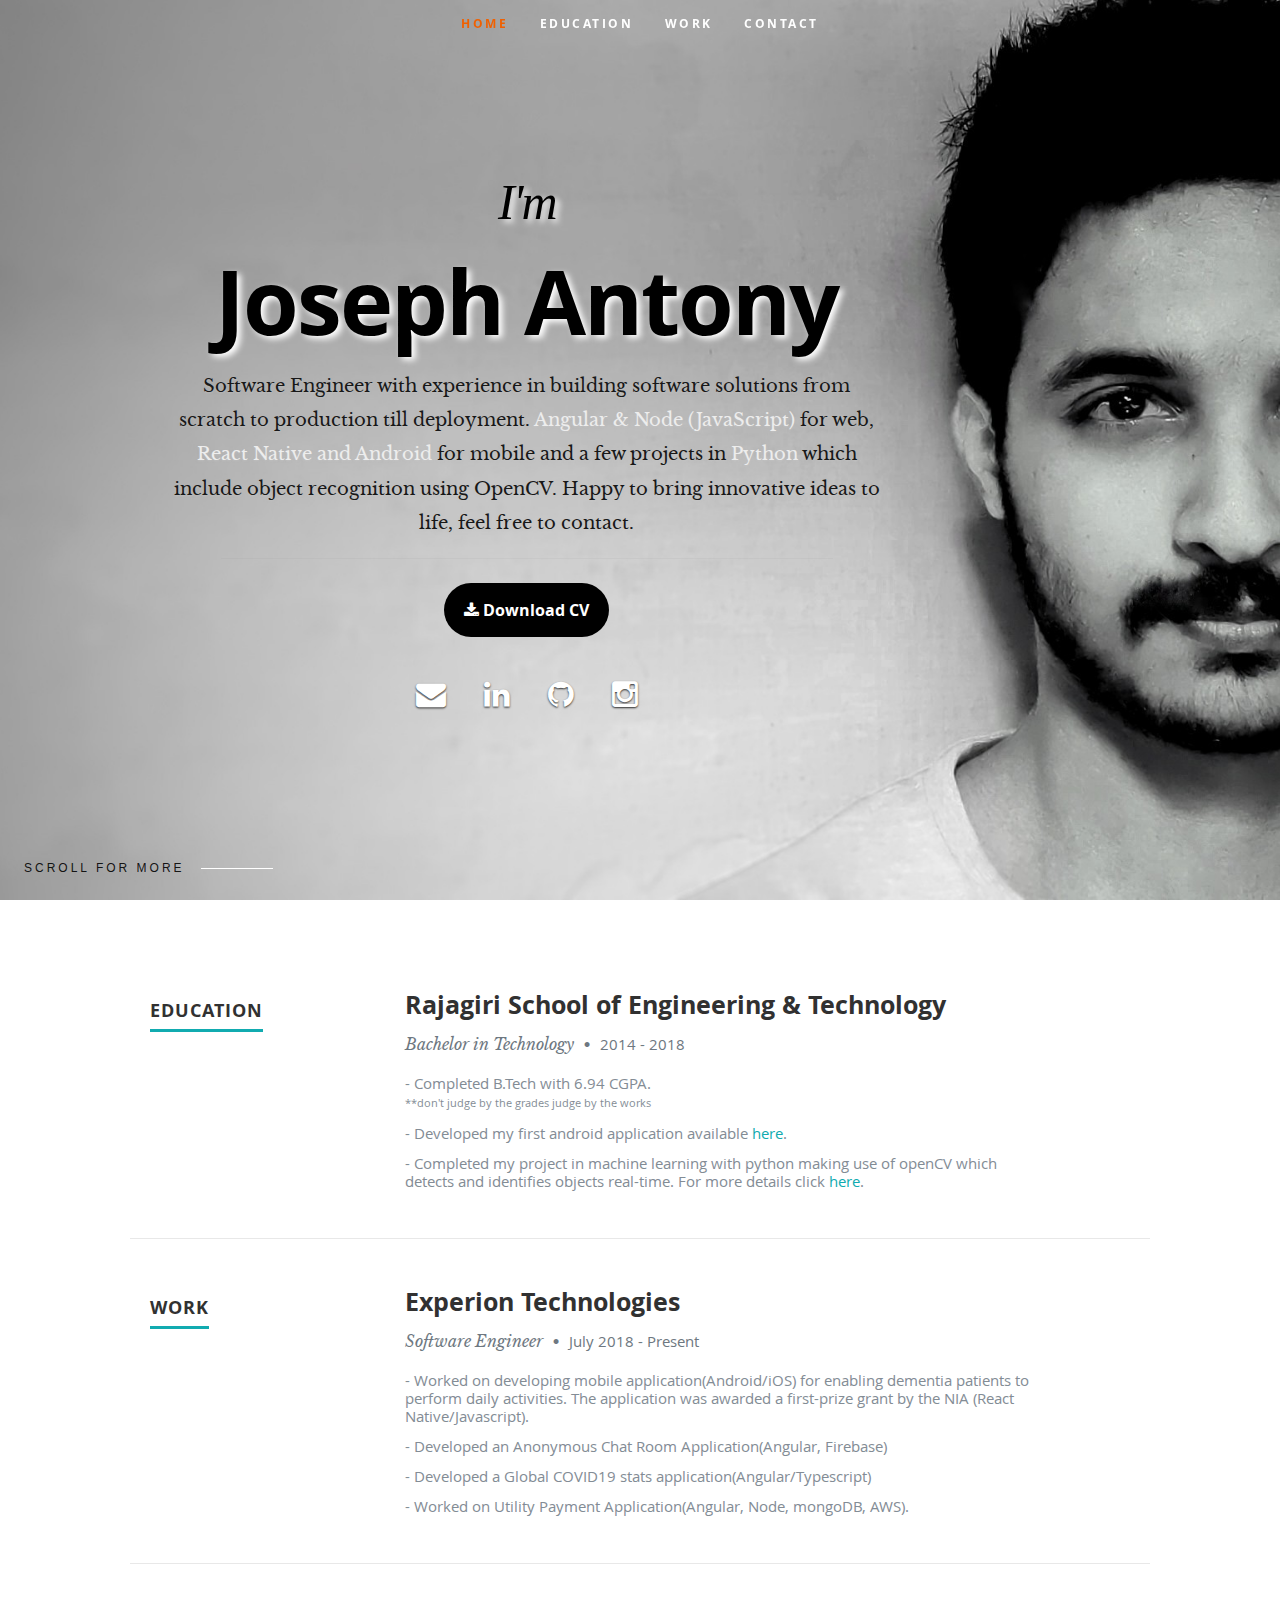
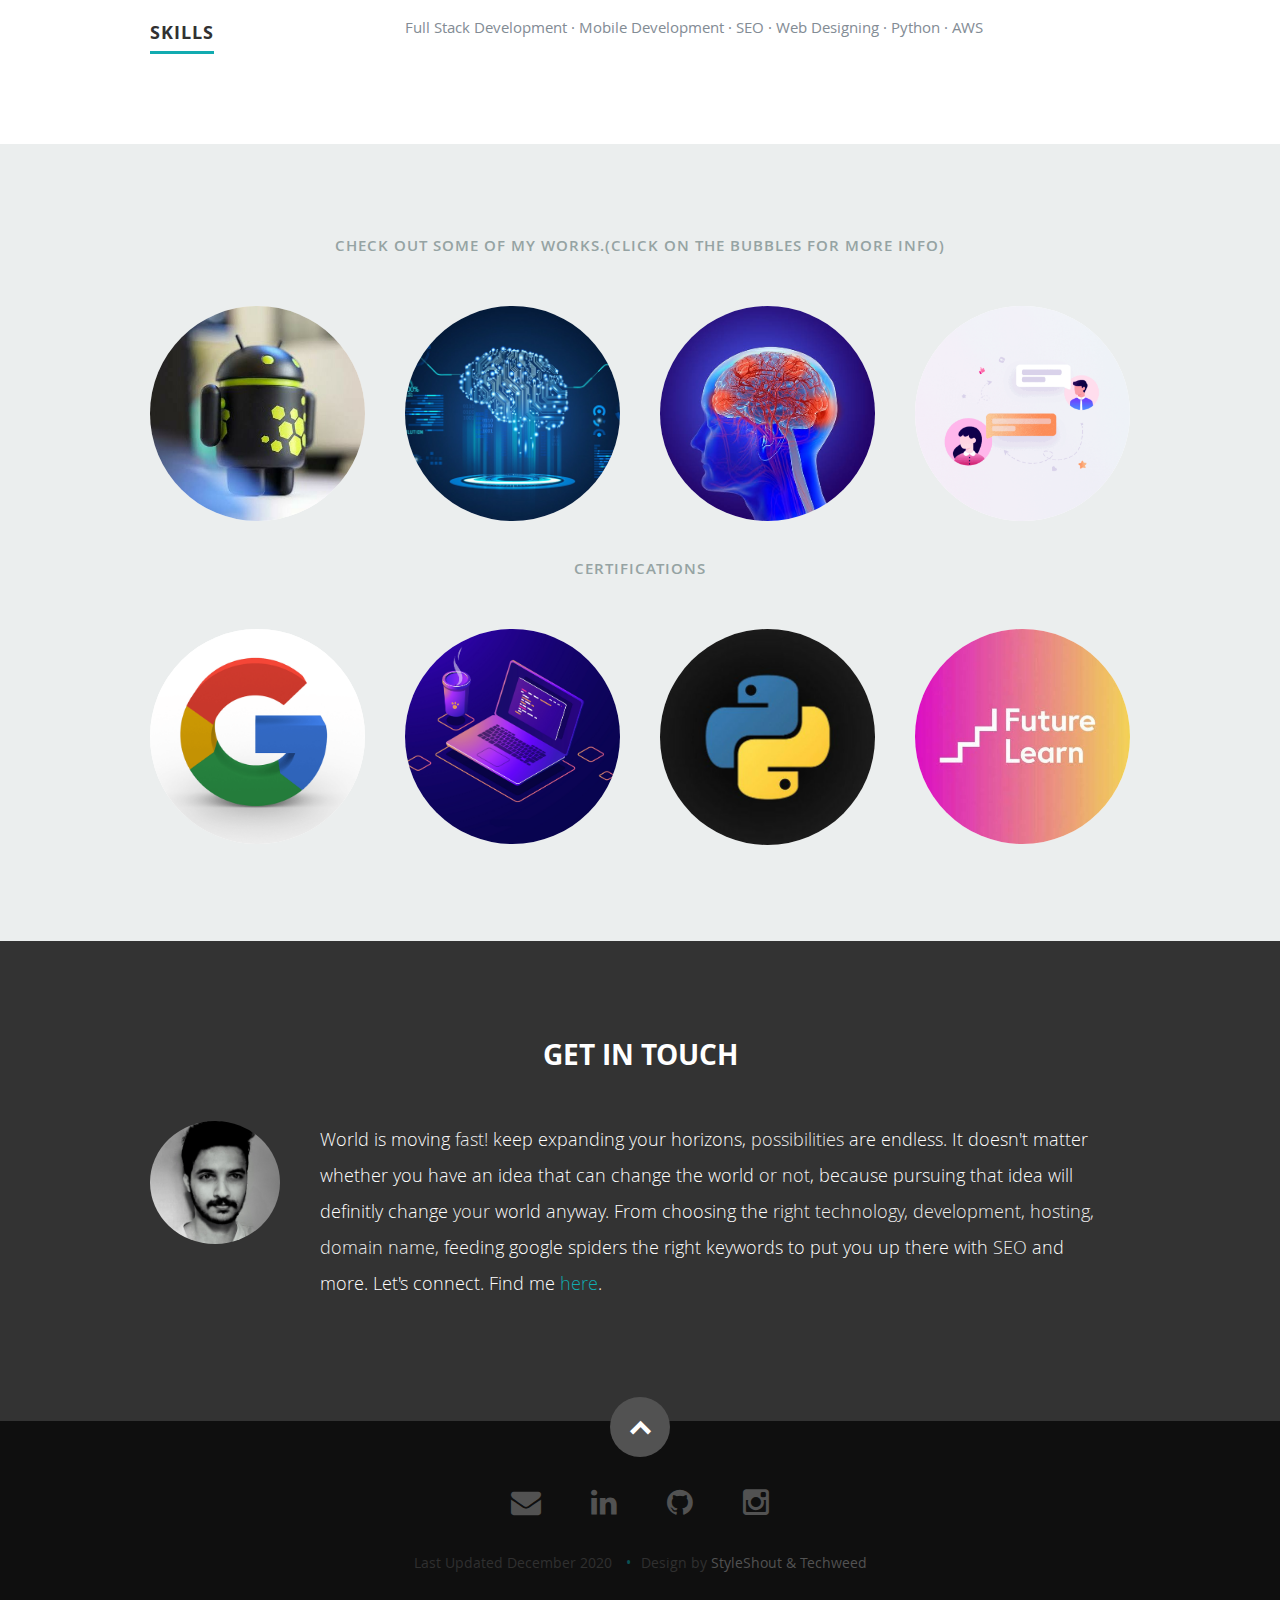
<file: index.html>
<!DOCTYPE html>
<!--[if lt IE 8 ]><html class="no-js ie ie7" lang="en"> <![endif]-->
<!--[if IE 8 ]><html class="no-js ie ie8" lang="en"> <![endif]-->
<!--[if (gte IE 8)|!(IE)]><!-->
<html class="no-js" lang="en">
<!--<![endif]-->

<head>

   <!--- Basic Page Needs=====(SEO)=======
   ================================================== -->
   <meta charset="utf-8">
   <title>Joseph Antony</title>
   <meta charset="UTF-8">
   <meta name="description" property="og:description" content="Personal Website">
   <meta name="keywords"
      content="Software Engineer, Full Stack, SEO, Joseph, Joseph Antony, techweed, angular, react native, mobile developer, android developer, hire">
   <meta name="author" content="Joseph Antony">
   <meta property="og:image"
      content="https://raw.githubusercontent.com/techweed/techweed.github.io/master/images/logoi.jpg" />
   <!-- <meta property="og:url" content="X" /> -->
   <meta property="og:title" content="Joseph Antony">


   <!-- Mobile Specific Metas
   ================================================== -->
   <meta name="viewport" content="width=device-width, initial-scale=1, maximum-scale=1">

   <!-- CSS
    ================================================== -->
   <link rel="stylesheet" href="css/default.css">
   <link rel="stylesheet" href="css/layout.css">
   <link rel="stylesheet" href="css/media-queries.css">
   <link rel="stylesheet" href="css/magnific-popup.css">

   <!-- Script
   ================================================== -->
   <script src="js/modernizr.js"></script>

   <!-- Favicons
	================================================== -->
   <!-- <link rel="shortcut icon" href="favicon.png" > -->
   <link href="images/logoround5x5.png" rel='icon' type='image/x-icon' />
</head>

<body>
   <div id="loading">
      <img id="loading-image" src="images/loader.gif" alt="Loading..." />
   </div>
   <!-- Header
   ================================================== -->
   <header id="home">

      <nav id="nav-wrap">

         <a class="mobile-btn" href="#nav-wrap" title="Show navigation">Show navigation</a>
         <a class="mobile-btn" href="#" title="Hide navigation">Hide navigation</a>

         <ul id="nav" class="nav">
            <li class="current"><a class="smoothscroll" href="#home">Home</a></li>
            <li><a class="smoothscroll" href="#resume">Education</a></li>
            <li><a class="smoothscroll" href="#portfolio">Work</a></li>
            <li><a class="smoothscroll" href="#contact">Contact</a></li>
         </ul> <!-- end #nav -->

      </nav> <!-- end #nav-wrap -->

      <div class="row banner">
         <div class="banner-text">
            <h1 class="responsive-headline"><span
                  style="font-style: italic; font-size: 50px;font-family: cursive;">I'm<br></span>Joseph Antony</h1>
            <h3>Software Engineer with experience in building software solutions from scratch to
               production till deployment.
               <span>Angular & Node (JavaScript)</span> for web, <span>React Native and Android</span>
               for mobile and a few projects in <span>Python</span> which include object recognition using OpenCV.
               Happy to bring innovative ideas to life, feel free to contact. </h3>
            <hr />
            <ul>
               <a href="joseph_antony_cv.pdf" class="button" style="background-color: black;border-radius: 40px;"><i
                     class="fa fa-download"></i> Download CV</a>

            </ul>
            <ul class="social">
               <li><a href="mailto:josephantonykj006@gmail.com"><i class="fa fa-envelope"></i></a></li>
               <li><a href="https://www.linkedin.com/in/techweed" target="_blank" rel="noopener noreferrer"><i
                        class="fa fa-linkedin"></i></a></li>
               <li><a href="https://github.com/techweed" target="_blank" rel="noopener noreferrer"><i
                        class="fa fa-github"></i></a></li>
               <li><a href="https://www.instagram.com/josephantony._" target="_blank" rel="noopener noreferrer"><i
                        class="fa fa-instagram"></i></a></li>


            </ul>
         </div>
      </div>

      <!-- <p class="scrolldown">
         <a class="smoothscroll" href="#resume"><i class="icon-down-circle"></i></a>
      </p> -->
      <div class="intro-scroll">
         <a href="#resume" class="intro-scroll-link smoothscroll">
            Scroll For More
         </a>
      </div>

   </header> <!-- Header End -->


   <!-- About Section
   ================================================== -->
   <!-- <section class="site-section" id="section-about">


   </section> -->
   <!-- About Section End-->


   <!-- Resume Section
   ================================================== -->
   <section id="resume">

      <!-- Education
      ----------------------------------------------- -->
      <div class="row education">

         <div class="three columns header-col">
            <h1><span>Education</span></h1>
         </div>

         <div class="nine columns main-col">

            <div class="row item">

               <div class="twelve columns">

                  <h3>Rajagiri School of Engineering & Technology </h3>
                  <p class="info">Bachelor in Technology <span>&bull;</span> <em class="date">2014 - 2018</em></p>

                  <ul>
                     <li>
                        - Completed B.Tech with 6.94 CGPA.<br><small>**don't judge by the grades judge by the works</small>

                     </li>
                     <li>
                        - Developed my first android application available <a
                           href="https://play.google.com/store/apps/details?id=com.gmail.techweedhere.offlinegalleryforinstagramv2"
                           target="_blank">here</a>.

                     </li>
                     <li>
                        - Completed my project in machine learning with python making use of openCV which detects and
                        identifies objects real-time. For more details click <a
                           href="https://www.techweed.cf/2017/05/object-detection-using-opencv-in-python.html"
                           target="_blank">here</a>.

                     </li>
                  </ul>


               </div>

            </div> <!-- item end -->

         </div> <!-- main-col end -->

      </div> <!-- End Education -->


      <!-- Work
      ----------------------------------------------- -->
      <div class="row work">

         <div class="three columns header-col">
            <h1><span>Work</span></h1>
         </div>

         <div class="nine columns main-col">

            <div class="row item">

               <div class="twelve columns">

                  <h3>Experion Technologies</h3>
                  <p class="info">Software Engineer <span>&bull;</span> <em class="date">July 2018 - Present</em></p>

                  <ul>
                     <li>
                        - Worked on developing mobile application(Android/iOS) for enabling dementia patients
                        to perform daily activities. The application was awarded a first-prize grant by the NIA
                        (React Native/Javascript).
                     </li>
                     <li>
                        - Developed an Anonymous Chat Room Application(Angular, Firebase)
                     </li>
                     <li>
                        - Developed a Global COVID19 stats application(Angular/Typescript)

                     </li>
                     <li>
                        - Worked on Utility Payment Application(Angular, Node, mongoDB, AWS).
                     </li>

                  </ul>


               </div>

            </div> <!-- item end -->

         </div> <!-- main-col end -->

      </div> <!-- End Work -->


      <!-- Skills
      ----------------------------------------------- -->
      <div class="row skill">

         <div class="three columns header-col">
            <h1><span>Skills</span></h1>
         </div>

         <div class="nine columns main-col">

            <p>
               Full Stack Development &#183; Mobile Development &#183; SEO &#183; Web Designing &#183; Python
               &#183; AWS
            </p>



         </div> <!-- main-col end -->

      </div> <!-- End skills -->

   </section> <!-- Resume Section End-->


   <!-- Portfolio Section
   ================================================== -->
   <section id="portfolio">

      <div class="row">

         <div class="twelve columns collapsed">

            <h1>Check Out Some of My Works.(click on the bubbles for more info)</h1>

            <!-- portfolio-wrapper -->
            <div id="portfolio-wrapper" class="bgrid-quarters s-bgrid-thirds cf">

               <div class="columns portfolio-item">
                  <div class="item-wrap">

                     <a href="#modal-01" title="">
                        <img alt="" src="images/portfolio/android.jpeg">
                        <div class="overlay" style="padding-top: 30px;">
                           <div class="portfolio-item-meta">
                              <h5>Downloader<br>& Gallery<br> for Instagram Offline</h5>
                              <p>Android</p>
                           </div>
                        </div>
                        <!-- <div class="link-icon"><i class="icon-plus"></i></div> -->
                     </a>

                  </div>
               </div> <!-- item end -->

               <div class="columns portfolio-item">
                  <div class="item-wrap">

                     <a href="#modal-02" title="">
                        <img alt="" src="images/portfolio/ml.jpg">
                        <div class="overlay" style="padding-top: 30px;">
                           <div class="portfolio-item-meta">
                              <h5>Object Recognition</h5>
                              <p>Machine Learning</p>
                           </div>
                        </div>
                        <!-- <div class="link-icon"><i class="icon-plus"></i></div> -->
                     </a>

                  </div>
               </div> <!-- item end -->

               <div class="columns portfolio-item">
                  <div class="item-wrap">

                     <a href="#modal-03" title="">
                        <img alt="" src="images/portfolio/mh.jpeg">
                        <div class="overlay" style="padding-top: 30px;">
                           <div class="portfolio-item-meta">
                              <h5>Helping <br>People with Dementia</h5>
                              <p>Mobile (iOS & Android)</p>
                           </div>
                        </div>
                        <!-- <div class="link-icon"><i class="icon-plus"></i></div> -->
                     </a>

                  </div>
               </div> <!-- item end -->

               <div class="columns portfolio-item">
                  <div class="item-wrap">

                     <a href="#modal-04" title="">
                        <img alt="" src="images/portfolio/chat.png">
                        <div class="overlay" style="padding-top: 30px;">
                           <div class="portfolio-item-meta">
                              <h5>Anonymous Chat</h5>
                              <p>Web</p>
                           </div>
                        </div>
                        <!-- <div class="link-icon"><i class="icon-plus"></i></div> -->
                     </a>

                  </div>
               </div> <!-- item end -->
            </div>

            <h1>Certifications</h1>

            <!-- portfolio-wrapper -->
            <div id="portfolio-wrapper" class="bgrid-quarters s-bgrid-thirds cf">

               <div class="columns portfolio-item">
                  <div class="item-wrap">

                     <a href="#modal-05" title="">
                        <img alt="" src="images/portfolio/marketing.png">
                        <div class="overlay" style="padding-top: 30px;">
                           <div class="portfolio-item-meta">
                              <h5>Digital<br> Marketing Course</h5>
                              <p>Google</p>
                           </div>
                        </div>
                        <!-- <div class="link-icon"><i class="icon-plus"></i></div> -->
                     </a>

                  </div>
               </div> <!-- item end -->

               <div class="columns portfolio-item">
                  <div class="item-wrap">

                     <a href="#modal-06" title="">
                        <img alt="" src="images/portfolio/remote.jpg">
                        <div class="overlay" style="padding-top: 30px;">
                           <div class="portfolio-item-meta">
                              <h5>Working remote </h5>
                              <p>Future Learn</p>
                           </div>
                        </div>
                        <!-- <div class="link-icon"><i class="icon-plus"></i></div> -->
                     </a>

                  </div>
               </div> <!-- item end -->

               <div class="columns portfolio-item">
                  <div class="item-wrap">

                     <a href="#modal-07" title="">
                        <img alt="" src="images/portfolio/py.jpg">
                        <div class="overlay" style="padding-top: 30px;">
                           <div class="portfolio-item-meta">
                              <h5>Python 3.0</h5>
                              <p>Beginner-Intermediate Course</p>
                           </div>
                        </div>
                        <!-- <div class="link-icon"><i class="icon-plus"></i></div> -->
                     </a>

                  </div>
               </div> <!-- item end -->

               <div class="columns portfolio-item">
                  <div class="item-wrap">

                     <a href="#modal-08" title="">
                        <img alt="" src="images/portfolio/fl.jpeg">
                        <div class="overlay" style="padding-top: 30px;">
                           <div class="portfolio-item-meta">
                              <h5>Professional <br> online presence</h5>
                              <p>Future Learn</p>
                           </div>
                        </div>
                        <!-- <div class="link-icon"><i class="icon-plus"></i></div> -->
                     </a>

                  </div>
               </div> <!-- item end -->

            </div> <!-- portfolio-wrapper end -->

         </div> <!-- twelve columns end -->


         <!-- Modal Popup
	      --------------------------------------------------------------- -->

         <div id="modal-01" class="popup-modal mfp-hide">

            <img class="scale-with-grid" src="images/portfolio/modals/m-android.jpeg" alt="" />

            <div class="description-box">
               <h4>Offline Instagram Gallery</h4>
               <p>App that lets you download raw photos and videos from instagram with custom gallery.</p>
               <span class="categories"><i class="fa fa-tag"></i>Android, Instagram, Downloader</span>
            </div>

            <div class="link-box">
               <a href="https://play.google.com/store/apps/details?id=com.gmail.techweedhere.offlinegalleryforinstagramv2&hl=en"
                  target="_blank" style="padding-right: 20px;">Play Store </a>
               <a href="https://www.techweed.cf/2017/06/instagami-instagram-downloader-live.html" target="_blank">
                  Details</a>
               <a class="popup-modal-dismiss">Close</a>
            </div>

         </div><!-- modal-01 End -->

         <div id="modal-02" class="popup-modal mfp-hide">

            <img class="scale-with-grid" src="images/portfolio/modals/m-ml.jpg" alt="" />

            <div class="description-box">
               <h4>Real time Object Recognition with computer vision</h4>
               <p>A machine learning application in python that detects, recognizes and labels objects real-time with
                  computer vision.</p>
               <span class="categories"><i class="fa fa-tag"></i>Python, Machine Learning</span>
            </div>

            <div class="link-box">
               <a href="https://www.techweed.cf/2017/05/object-detection-using-opencv-in-python.html"
                  target="_blank">Details</a>
               <a class="popup-modal-dismiss">Close</a>
            </div>

         </div><!-- modal-02 End -->

         <div id="modal-03" class="popup-modal mfp-hide">

            <img class="scale-with-grid" src="images/portfolio/modals/m-mh.jpg" alt="" />

            <div class="description-box">
               <h4>Help for Dementia Patients</h4>
               <p>An interactive care management platform that utilizes a patented visual
                  mapping system with smart devices to improve cognition and reinforce routine habits.
                  Designed for in-home care organizations, adult living, therapists, and family caregivers,
                  improves quality of care while reducing caregiver stress.</p>
               <span class="categories"><i class="fa fa-tag"></i>Mobile</span>
            </div>

            <div class="link-box">
               <a class="popup-modal-dismiss">Close</a>
            </div>

         </div><!-- modal-03 End -->

         <div id="modal-04" class="popup-modal mfp-hide">

            <img class="scale-with-grid" src="images/portfolio/modals/m-chat.jpeg" alt="" />

            <div class="description-box">
               <h4>Anonymous Chat</h4>
               <p>An experimental project making use of google firebase database to develop a room based
                  chat application. The users can create rooms based on topics and add other members
                  to start a group conversation.</p>
               <span class="categories"><i class="fa fa-tag"></i>Chat, Firebase</span>
            </div>

            <div class="link-box">
               <a href="https://tingting.ga" target="_blank">Details</a>
               <a class="popup-modal-dismiss">Close</a>
            </div>

         </div><!-- modal-04 End -->

         <div id="modal-05" class="popup-modal mfp-hide">

            <img class="scale-with-grid" src="images/portfolio/modals/m-marketing.png" alt="" />

            <div class="description-box">
               <h4>Google Digital Unlocked</h4>
               <p>Fundamentals of digital marketing, and help grow business or career global.</p>
               <span class="categories"><i class="fa fa-tag"></i>Branding, Marketing, SEO</span>
            </div>

            <div class="link-box">
               <a href="https://learndigital.withgoogle.com/link/1tb5mplmosg" target="_blank">Details</a>
               <a class="popup-modal-dismiss">Close</a>
            </div>

         </div><!-- modal-05 End -->

         <div id="modal-06" class="popup-modal mfp-hide">

            <img class="scale-with-grid" src="images/portfolio/modals/m-remote.jpg" alt="" />

            <div class="description-box">
               <h4>COLLABORATIVE WORKING IN A REMOTE TEAM UNIVERSITY OF LEEDS</h4>
               <p>Everything that is required to learn the skills and techniques for effective remote working.</p>
               <span class="categories"><i class="fa fa-tag"></i>Remote Job, Digital Nomad</span>
            </div>

            <div class="link-box">
               <a href="https://www.futurelearn.com/certificates/q7mly6i" target="_blank">Details</a>
               <a class="popup-modal-dismiss">Close</a>
            </div>

         </div><!-- modal-06 End -->

         <div id="modal-07" class="popup-modal mfp-hide">

            <img class="scale-with-grid" src="images/portfolio/modals/m-py.jpg" alt="" />

            <div class="description-box">
               <h4>Python 3.0</h4>
               <p>Python Course From The Basics All The Way to Creating own Apps.</p>
               <span class="categories"><i class="fa fa-tag"></i>Python</span>
            </div>

            <div class="link-box">
               <a class="popup-modal-dismiss">Close</a>
            </div>

         </div><!-- modal-07 End -->

         <div id="modal-08" class="popup-modal mfp-hide">

            <img class="scale-with-grid" src="images/portfolio/modals/m-fl.jpg" alt="" />

            <div class="description-box">
               <h4>CREATE A PROFESSIONAL ONLINE PRESENCE</h4>
               <p>Explored the various elements that make up your professional online presence and learnt
                  how to exist online without affecting your employability. Considering privacy and
                  security settings, and discovered how a post might impact different audiences.
                  Also explored the suitability of different online platforms for social media
                  presence and discovered the impact that conduct and tone can have on professional
                  reputation online..</p>
               <span class="categories"><i class="fa fa-tag"></i>Branding, Marketing</span>
            </div>

            <div class="link-box">
               <a href="https://www.futurelearn.com/certificates/fj2q7ss" target="_blank">Details</a>
               <a class="popup-modal-dismiss">Close</a>
            </div>

         </div><!-- modal-01 End -->


      </div> <!-- row End -->

   </section> <!-- Portfolio Section End-->


   <!-- Call-To-Action Section
   ================================================== -->
   <!-- <section id="call-to-action">

      <div class="row">

         <div class="two columns header-col">

            <h1><span>Get Hosting.</span></h1>

         </div>

         <div class="seven columns">

            <h2><span class="lead">Unde Omnis Iste</span></h2>
            <p><span class="lead">Sed ut perspiciatis unde omnis iste natus error sit voluptatem accusantium doloremque
                  laudantium, totam rem aperiam,
                  eaque ipsa quae ab illo inventore veritatis et quasi architecto beatae vitae. </span></p>

         </div>

         <div class="three columns action">



         </div>

      </div>

   </section> Call-To-Action Section End -->


   <!-- Testimonials Section
   ================================================== -->
   <!-- <section id="testimonials">

      <div class="text-container">

         <div class="row">

            <div class="two columns header-col">

               <h1><span>Client Testimonials</span></h1>

            </div>

            <div class="ten columns flex-container">

               <div class="flexslider">

                  <ul class="slides">

                     <li>
                        <blockquote>
                           <p>Your work is going to fill a large part of your life, and the only way to be truly
                              satisfied is
                              to do what you believe is great work. And the only way to do great work is to love what
                              you do.
                              If you haven't found it yet, keep looking. Don't settle. As with all matters of the heart,
                              you'll know when you find it.
                           </p>
                           <cite>Steve Jobs</cite>
                        </blockquote>
                     </li> 
                     <li>
                        <blockquote>
                           <p>This is Photoshop's version of Lorem Ipsum. Proin gravida nibh vel velit auctor aliquet.
                              Aenean sollicitudin, lorem quis bibendum auctor, nisi elit consequat ipsum, nec sagittis
                              sem
                              nibh id elit. Duis sed odio sit amet nibh vulputate cursus a sit amet mauris.
                           </p>
                           <cite>Mr. Adobe</cite>
                        </blockquote>
                     </li>
                  </ul>

               </div>

            </div> 

         </div>

      </div> 

   </section> Testimonials Section End -->


   <!-- Contact Section
   ================================================== -->

   <section id="contact">
      <div class="row section-head">

         <h2 style="text-align: center;color: white;">GET IN TOUCH</h2>
      </div>

      <div class="row">

         <div class="two columns">

            <img class="profile-pic" src="images/pi.jpg" alt="Joseph Antony" style="border-radius: 50%;" />

         </div>

         <div class="ten columns">

            <p class="lead" style="color:white">World is moving <span>fast!</span> keep expanding your horizons,
               <span>possibilities</span>
               are endless. It doesn't matter whether you have an idea that can change the world <span>or not</span>,
               because pursuing that idea will definitly change <span>your</span> world anyway. From
               choosing the <span>right technology, development, hosting,</span><span> domain name,
               </span>feeding google spiders the right keywords to put you up there with <span>SEO</span> and more.
               Let's connect.
               Find me <a href="mailto:josephantonykj006@gmail.com">here</a>.
               <!-- Visit my blog @
               <a href="https://techweed.cf" target="_blank">https://techweed.cf</a> -->
            </p>

         </div>

      </div>

   </section> <!-- Contact Section End-->


   <!-- footer
   ================================================== -->
   <footer style="height: 35vh;">

      <div class="row">

         <div class="twelve columns">

            <ul class="social-links">
               <li><a href="mailto:josephantonykj006@gmail.com"><i class="fa fa-envelope"></i></a></li>
               <li><a href="https://www.linkedin.com/in/techweed/" target="_blank" rel="noopener noreferrer"><i
                        class="fa fa-linkedin"></i></a></li>
               <li><a href="https://github.com/techweed" target="_blank" rel="noopener noreferrer"><i
                        class="fa fa-github"></i></a></li>
               <li><a href="https://www.instagram.com/josephantony._" target="_blank" rel="noopener noreferrer"><i
                        class="fa fa-instagram"></i></a></li>

            </ul>

            <ul class="copyright">
               <li> Last Updated December 2020 </li>
               <li>Design by <a href="#" title="Techweed" target="_blank">StyleShout & Techweed</a></li>
            </ul>

         </div>

         <div id="go-top"><a class="smoothscroll" title="Back to Top" href="#home"><i class="icon-up-open"></i></a>
         </div>

      </div>

   </footer> <!-- Footer End-->

   <!-- Java Script
   ================================================== -->
   <script src="https://ajax.googleapis.com/ajax/libs/jquery/1.10.2/jquery.min.js"></script>
   <script>window.jQuery || document.write('<script src="js/jquery-1.10.2.min.js"><\/script>')</script>
   <script type="text/javascript" src="js/jquery-migrate-1.2.1.min.js"></script>

   <script src="js/jquery.flexslider.js"></script>
   <script src="js/waypoints.js"></script>
   <script src="js/jquery.fittext.js"></script>
   <script src="js/magnific-popup.js"></script>
   <script src="js/init.js"></script>

</body>

<script>
   $(window).load(function () {
      $('#loading').fadeOut();
   });
</script>

</html>
</file>
<file: css/default.css>
/*
=====================================================================
*   Ceevee v1.0 Default Stylesheet
*   url: styleshout.com
*   03-17-2014
=====================================================================

TOC:
a. Webfonts and Icon fonts
b. Reset
c. Default Styles
   1. Basic
   2. Typography
   3. Links
   4. Images
   5. Buttons
   6. Forms
d. Grid
e. Others
   1. Clearing
   2. Misc

=====================================================================  */

/* ------------------------------------------------------------------ */
/* a. Webfonts and Icon fonts
 ------------------------------------------------------------------ */

@import url("fonts.css");
@import url("fontello/css/fontello.css");
@import url("font-awesome/css/font-awesome.min.css");

/* ------------------------------------------------------------------
/* b. Reset
      Adapted from:
      Normalize.css - https://github.com/necolas/normalize.css/
      HTML5 Doctor Reset - html5doctor.com/html-5-reset-stylesheet/
/* ------------------------------------------------------------------ */

html, body, div, span, object, iframe,
h1, h2, h3, h4, h5, h6, p, blockquote, pre,
abbr, address, cite, code,
del, dfn, em, img, ins, kbd, q, samp,
small, strong, sub, sup, var,
b, i,
dl, dt, dd, ol, ul, li,
fieldset, form, label, legend,
table, caption, tbody, tfoot, thead, tr, th, td,
article, aside, canvas, details, figcaption, figure,
footer, header, hgroup, menu, nav, section, summary,
time, mark, audio, video {
   margin: 0;
   padding: 0;
   border: 0;
   outline: 0;
   font-size: 100%;
   vertical-align: baseline;
   background: transparent;
}

article,aside,details,figcaption,figure,
footer,header,hgroup,menu,nav,section {
   display: block;
}

audio,
canvas,
video {
   display: inline-block;
}

audio:not([controls]) {
   display: none;
   height: 0;
}

[hidden] { display: none; }

code, kbd, pre, samp {
   font-family: monospace, serif;
   font-size: 1em;
}

pre {
   white-space: pre;
   white-space: pre-wrap;
   word-wrap: break-word;
}

blockquote, q { quotes: &#8220 &#8220; }

blockquote:before, blockquote:after,
q:before, q:after {
   content: '';
   content: none;
}

ins {
   background-color: #ff9;
   color: #000;
   text-decoration: none;
}

mark {
   background-color: #A7F4F6;
   color: #555;
}

del { text-decoration: line-through; }

abbr[title], dfn[title] {
   border-bottom: 1px dotted;
   cursor: help;
}

table {
   border-collapse: collapse;
   border-spacing: 0;
}


/* ------------------------------------------------------------------ */
/* c. Default and Basic Styles
      Adapted from:
      Skeleton CSS Framework - http://www.getskeleton.com/
      Typeplate Typographic Starter Kit - http://typeplate.com/
/* ------------------------------------------------------------------ */

/*  1. Basic  ------------------------------------------------------- */

*,
*:before,
*:after {
   -moz-box-sizing: border-box;
   -webkit-box-sizing: border-box;
   box-sizing: border-box;
}

html {
   font-size: 62.5%;
   -webkit-font-smoothing: antialiased;
}

body {
   background: #fff;
   font-family: 'opensans-regular', sans-serif;
   font-weight: normal;
   font-size: 15px;
   line-height: 30px;
	color: #838C95;

   -webkit-font-smoothing: antialiased; /* Fix for webkit rendering */
	-webkit-text-size-adjust: 100%;
}

/*  2. Typography
       Vertical rhythm with leading derived from 6
--------------------------------------------------------------------- */

h1, h2, h3, h4, h5, h6 {
   color: #313131;
	font-family: 'opensans-bold', sans-serif;
   font-weight: normal;
}
h1 a, h2 a, h3 a, h4 a, h5 a, h6 a { font-weight: inherit; }
h1 { font-size: 38px; line-height: 42px; margin-bottom: 12px; letter-spacing: -1px; }
h2 { font-size: 28px; line-height: 36px; margin-bottom: 6px; }
h3 { font-size: 22px; line-height: 30px; margin-bottom: 12px; }
h4 { font-size: 20px; line-height: 30px; margin-bottom: 6px; }
h5 { font-size: 18px; line-height: 30px; }
h6 { font-size: 14px; line-height: 30px; }
.subheader { }

p { margin: 0 0 30px 0; }
p img { margin: 0; }
p.lead {
   font: 19px/36px 'opensans-light', sans-serif;
   margin-bottom: 18px;
}

/* for 'em' and 'strong' tags, font-size and line-height should be same with
the body tag due to rendering problems in some browsers */
em { font: 15px/30px 'opensans-italic', sans-serif; }
strong, b { font: 15px/30px 'opensans-bold', sans-serif; }
small { font-size: 11px; line-height: inherit; }

/*	Blockquotes */
blockquote {
   margin: 30px 0px;
   padding-left: 40px;
   position: relative;
}
blockquote:before {
   content: "\201C";
   opacity: 0.45;
   font-size: 80px;
   line-height: 0px;
   margin: 0;
   font-family: arial, sans-serif;

   position: absolute;
   top:  30px;
	left: 0;
}
blockquote p {
   font-family: 'librebaskerville-italic', serif;
   padding: 0;
   font-size: 18px;
   line-height: 36px;
}
blockquote cite {
   display: block;
   font-size: 12px;
   font-style: normal;
   line-height: 18px;
}
blockquote cite:before { content: "\2014 \0020"; }
blockquote cite a,
blockquote cite a:visited { color: #8B9798; border: none }

/* ---------------------------------------------------------------------
/*  Pull Quotes Markup
/*
    <aside class="pull-quote">
		<blockquote>
			<p></p>
		</blockquote>
	 </aside>
/*
/* --------------------------------------------------------------------- */
.pull-quote {
   position: relative;
	padding: 18px 30px 18px 0px;
}
.pull-quote:before,
.pull-quote:after {
	height: 1em;
	opacity: 0.45;
	position: absolute;
	font-size: 80px;
   font-family: Arial, Sans-Serif;
}
.pull-quote:before {
	content: "\201C";
	top:  33px;
	left: 0;
}
.pull-quote:after {
	content: '\201D';
	bottom: -33px;
	right: 0;
}
.pull-quote blockquote {
   margin: 0;
}
.pull-quote blockquote:before {
   content: none;
}

/* Abbreviations */
abbr {
   font-family: 'opensans-bold', sans-serif;
	font-variant: small-caps;
	text-transform: lowercase;
   letter-spacing: .5px;
	color: gray;
}
abbr:hover { cursor: help; }

/* drop cap */
.drop-cap:first-letter {
	float: left;
	margin: 0;
	padding: 14px 6px 0 0;
	font-size: 84px;
	font-family: /* Copperplate */ 'opensans-bold', sans-serif;
   line-height: 60px;
	text-indent: 0;
	background: transparent;
	color: inherit;
}

hr { border: solid #E3E3E3; border-width: 1px 0 0; clear: both; margin: 11px 0 30px; height: 0; }


/*  3. Links  ------------------------------------------------------- */

a, a:visited {
   text-decoration: none;
   outline: 0;
   color: #11ABB0;

   -webkit-transition: color .3s ease-in-out;
   -moz-transition: color .3s ease-in-out;
   -o-transition: color .3s ease-in-out;
   transition: color .3s ease-in-out;
}
a:hover, a:focus { color: #313131; }
p a, p a:visited { line-height: inherit; }


/*  4. List  --------------------------------------------------------- */

ul, ol { margin-bottom: 24px; margin-top: 12px; }
ul { list-style: none outside; }
ol { list-style: decimal; }
ol, ul.square, ul.circle, ul.disc { margin-left: 30px; }
ul.square { list-style: square outside; }
ul.circle { list-style: circle outside; }
ul.disc { list-style: disc outside; }
ul ul, ul ol,
ol ol, ol ul { margin: 6px 0 6px 30px; }
ul ul li, ul ol li,
ol ol li, ol ul li { margin-bottom: 6px; }
li { line-height: 18px; margin-bottom: 12px; }
ul.large li { }
li p { }

/* ---------------------------------------------------------------------
/*  Stats Tab Markup

    <ul class="stats-tabs">
		<li><a href="#">[value]<b>[name]</b></a></li>
	 </ul>

    Extend this object into your markup.
/*
/* --------------------------------------------------------------------- */
.stats-tabs {
   padding: 0;
   margin: 24px 0;
}
.stats-tabs li {
	display: inline-block;
	margin: 0 10px 18px 0;
	padding: 0 10px 0 0;
	border-right: 1px solid #ccc;
}
.stats-tabs li:last-child {
	margin: 0;
	padding: 0;
	border: none;
}
.stats-tabs li a {
	display: inline-block;
	font-size: 22px;
	font-family: 'opensans-bold', sans-serif;
   border: none;
   color: #313131;
}
.stats-tabs li a:hover {
   color:#11ABB0;
}
.stats-tabs li a b {
	display: block;
	margin: 6px 0 0 0;
	font-size: 13px;
	font-family: 'opensans-regular', sans-serif;
   color: #8B9798;
}

/* definition list */
dl { margin: 12px 0; }
dt { margin: 0; color:#11ABB0; }
dd { margin: 0 0 0 20px; }

/* Lining Definition Style Markup */
.lining dt,
.lining dd {
	display: inline;
	margin: 0;
}
.lining dt + dt:before,
.lining dd + dt:before {
	content: "\A";
	white-space: pre;
}
.lining dd + dd:before {
	content: ", ";
}
.lining dd:before {
	content: ": ";
	margin-left: -0.2em;
}

/* Dictionary Definition Style Markup */
.dictionary-style dt {
	display: inline;
	counter-reset: definitions;
}
.dictionary-style dt + dt:before {
	content: ", ";
	margin-left: -0.2em;
}
.dictionary-style dd {
	display: block;
	counter-increment: definitions;
}
.dictionary-style dd:before {
	content: counter(definitions, decimal) ". ";
}

/* Pagination */
.pagination {
   margin: 36px auto;
   text-align: center;
}
.pagination ul li {
   display: inline-block;
   margin: 0;
   padding: 0;
}
.pagination .page-numbers {
   font: 15px/18px 'opensans-bold', sans-serif;
   display: inline-block;
   padding: 6px 10px;
   margin-right: 3px;
   margin-bottom: 6px;
	color: #6E757C;
	background-color: #E6E8EB;

	-webkit-transition: all 200ms ease-in-out;
	-moz-transition: all 200ms ease-in-out;
	-o-transition: all 200ms ease-in-out;
	-ms-transition: all 200ms ease-in-out;
	transition: all 200ms ease-in-out;

   -moz-border-radius: 3px;
   -webkit-border-radius: 3px;
   -khtml-border-radius: 3px;
	border-radius: 3px;
}
.pagination .page-numbers:hover {
   background: #838A91;
   color: #fff;
}
.pagination .current,
.pagination .current:hover {
   background-color: #11ABB0;
   color: #fff;
}
.pagination .inactive,
.pagination .inactive:hover {
   background-color: #E6E8EB;
	color: #A9ADB2;
}
.pagination .prev, .pagination .next {}

/*  5. Images  --------------------------------------------------------- */

img {
   max-width: 100%;
   height: auto;
}
img.pull-right { margin: 12px 0px 0px 18px; }
img.pull-left { margin: 12px 18px 0px 0px; }

/*  6. Buttons  --------------------------------------------------------- */

.button,
.button:visited,
button,
input[type="submit"],
input[type="reset"],
input[type="button"] {
   font: 16px/30px 'opensans-bold', sans-serif;
   background: #11ABB0;
   display: inline-block;
	text-decoration: none;
   letter-spacing: 0;
   color: #fff;
	padding: 12px 20px;
	margin-bottom: 18px;
   border: none;
   cursor: pointer;
   height: auto;

   -webkit-transition: all .2s ease-in-out;
	-moz-transition: all .2s ease-in-out;
	-o-transition: all .2s ease-in-out;
	-ms-transition: all .2s ease-in-out;
	transition: all .2s ease-in-out;

   -moz-border-radius: 3px;
   -webkit-border-radius: 3px;
   -khtml-border-radius: 3px;
   border-radius: 3px;
}

.button:hover,
button:hover,
input[type="submit"]:hover,
input[type="reset"]:hover,
input[type="button"]:hover {
   background: #3d4145;
   color: #fff;
}

.button:active,
button:active,
input[type="submit"]:active,
input[type="reset"]:active,
input[type="button"]:active {
   background: #3d4145;
   color: #fff;
}

.button.full-width,
button.full-width,
input[type="submit"].full-width,
input[type="reset"].full-width,
input[type="button"].full-width {
	width: 100%;
	padding-left: 0 !important;
	padding-right: 0 !important;
	text-align: center;
}

/* Fix for odd Mozilla border & padding issues */
button::-moz-focus-inner,
input::-moz-focus-inner {
    border: 0;
    padding: 0;
}


/*  7. Forms  --------------------------------------------------------- */

form { margin-bottom: 24px; }
fieldset { margin-bottom: 24px; }

input[type="text"],
input[type="password"],
input[type="email"],
textarea,
select {
   display: block;
   padding: 18px 15px;
   margin: 0 0 24px 0;
   border: 0;
   outline: none;
   vertical-align: middle;
   min-width: 225px;
	max-width: 100%;
   font-size: 15px;
   line-height: 24px;
	color: #647373;
	background: #D3D9D9;

}

/* select { padding: 0;
   width: 220px;
   } */

input[type="text"]:focus,
input[type="password"]:focus,
input[type="email"]:focus,
textarea:focus {
   color: #B3B7BC;
	background-color: #3d4145;
}

textarea { min-height: 220px; }

label,
legend {
   font: 16px/24px 'opensans-bold', sans-serif;
	margin: 12px 0;
   color: #3d4145;
   display: block;
}
label span,
legend span {
	color: #8B9798;
   font: 14px/24px 'opensans-regular', sans-serif;
}

input[type="checkbox"],
input[type="radio"] {
    font-size: 15px;
    color: #737373;
}

input[type="checkbox"] { display: inline; }

/* ------------------------------------------------------------------ */
/* d. Grid
---------------------------------------------------------------------
   gutter = 40px.
/* ------------------------------------------------------------------ */

/* default
--------------------------------------------------------------- */
.row {
   width: 96%;
   max-width: 1020px;
   margin: 0 auto;
}
/* fixed width for IE8 */
.ie .row { width: 1000px ; }

.narrow .row { max-width: 980px; }

.row .row { width: auto; max-width: none; margin: 0 -20px; }

/* row clearing */
.row:before,
.row:after {
    content: " ";
    display: table;
}
.row:after {
    clear: both;
}

.column, .columns {
   position: relative;
   padding: 0 20px;
   min-height: 1px;
   float: left;
}
.column.centered, .columns.centered  {
    float: none;
    margin: 0 auto;
}

/* removed gutters */
.row.collapsed > .column,
.row.collapsed > .columns,
.column.collapsed, .columns.collapsed  { padding: 0; }

[class*="column"] + [class*="column"]:last-child { float: right; }
[class*="column"] + [class*="column"].end { float: right; }

/* column widths */
.row .one         { width: 8.33333%; }
.row .two         { width: 16.66667%; }
.row .three       { width: 25%; }
.row .four        { width: 33.33333%; }
.row .five        { width: 41.66667%; }
.row .six         { width: 50%; }
.row .seven       { width: 58.33333%; }
.row .eight       { width: 66.66667%; }
.row .nine        { width: 75%; }
.row .ten         { width: 83.33333%; }
.row .eleven      { width: 91.66667%; }
.row .twelve      { width: 100%; }

/* Offsets */
.row .offset-1    { margin-left: 8.33333%; }
.row .offset-2    { margin-left: 16.66667%; }
.row .offset-3    { margin-left: 25%; }
.row .offset-4    { margin-left: 33.33333%; }
.row .offset-5    { margin-left: 41.66667%; }
.row .offset-6    { margin-left: 50%; }
.row .offset-7    { margin-left: 58.33333%; }
.row .offset-8    { margin-left: 66.66667%; }
.row .offset-9    { margin-left: 75%; }
.row .offset-10   { margin-left: 83.33333%; }
.row .offset-11   { margin-left: 91.66667%; }

/* Push/Pull */
.row .push-1      { left: 8.33333%; }
.row .pull-1      { right: 8.33333%; }
.row .push-2      { left: 16.66667%; 	}
.row .pull-2      { right: 16.66667%; }
.row .push-3      { left: 25%; }
.row .pull-3      { right: 25%;	}
.row .push-4      { left: 33.33333%; }
.row .pull-4      { right: 33.33333%; }
.row .push-5      { left: 41.66667%; }
.row .pull-5      { right: 41.66667%; }
.row .push-6      { left: 50%; }
.row .pull-6      { right: 50%; }
.row .push-7      { left: 58.33333%; }
.row .pull-7      { right: 58.33333%; }
.row .push-8      { left: 66.66667%; 	}
.row .pull-8      { right: 66.66667%; }
.row .push-9      { left: 75%; }
.row .pull-9      { right: 75%; }
.row .push-10     { left: 83.33333%; }
.row .pull-10     { right: 83.33333%; }
.row .push-11     { left: 91.66667%; }
.row .pull-11     { right: 91.66667%; }

/* block grids
--------------------------------------------------------------------- */
.bgrid-sixths [class*="column"]   { width: 16.66667%; }
.bgrid-quarters [class*="column"] { width: 25%; }
.bgrid-thirds [class*="column"]   { width: 33.33333%; }
.bgrid-halves [class*="column"]   { width: 50%; }

[class*="bgrid"] [class*="column"] + [class*="column"]:last-child { float: left; }

/* Left clearing for block grid columns - columns that changes width in
different screen sizes. Allows columns with different heights to align
properly.
--------------------------------------------------------------------- */
.first { clear: left; }   /* first column in default screen */
.s-first { clear: none; } /* first column in smaller screens */

/* smaller screens
--------------------------------------------------------------- */
@media only screen and (max-width: 900px) {

   /* block grids on small screens */
   .s-bgrid-sixths [class*="column"]   { width: 16.66667%; }
   .s-bgrid-quarters [class*="column"] { width: 25%; }
   .s-bgrid-thirds [class*="column"]   { width: 33.33333%; }
   .s-bgrid-halves [class*="column"]   { width: 50%; }

   /* block grids left clearing */
   .first { clear: none; }
   .s-first { clear: left; }

}

/* mobile wide/smaller tablets
--------------------------------------------------------------- */
@media only screen and (max-width: 767px) {

   .row {
	   width: 460px;
	   margin: 0 auto;
      padding: 0;
	}
   .column, .columns {
	   width: auto !important;
	   float: none;
	   margin-left: 0;
	   margin-right: 0;
      padding: 0 30px;
   }
   .row .row { width: auto; max-width: none; margin: 0 -30px; }

   [class*="column"] + [class*="column"]:last-child { float: none; }
   [class*="bgrid"] [class*="column"] + [class*="column"]:last-child { float: none; }

   /* Offsets */
   .row .offset-1    { margin-left: 0%; }
   .row .offset-2    { margin-left: 0%; }
   .row .offset-3    { margin-left: 0%; }
   .row .offset-4    { margin-left: 0%; }
   .row .offset-5    { margin-left: 0%; }
   .row .offset-6    { margin-left: 0%; }
   .row .offset-7    { margin-left: 0%; }
   .row .offset-8    { margin-left: 0%; }
   .row .offset-9    { margin-left: 0%; }
   .row .offset-10   { margin-left: 0%; }
   .row .offset-11   { margin-left: 0%; }
}

/* mobile narrow
--------------------------------------------------------------- */
@media only screen and (max-width: 460px) {

   .row { width: auto; }

}

/* larger screens
--------------------------------------------------------------- */
@media screen and (min-width: 1200px) {

   .wide .row { max-width: 1180px; }

}

/* ------------------------------------------------------------------ */
/* e. Others
/* ------------------------------------------------------------------ */

/*  1. Clearing
    (http://nicolasgallagher.com/micro-clearfix-hack/
--------------------------------------------------------------------- */

.cf:before,
.cf:after {
    content: " ";
    display: table;
}
.cf:after {
    clear: both;
}

/*  2. Misc -------------------------------------------------------- */

.remove-bottom { margin-bottom: 0 !important; }
.half-bottom { margin-bottom: 12px !important; }
.add-bottom { margin-bottom: 24px !important; }
.no-border { border: none; }

.text-center  { text-align: center !important; }
.text-left    { text-align: left !important; }
.text-right   { text-align: right !important; }
.pull-left    { float: left !important; }
.pull-right   { float: right !important; }
.align-center {
	margin-left: auto !important;
	margin-right: auto !important;
	text-align: center !important;
}
</file>
<file: css/layout.css>
/*
=====================================================================
*   Ceevee v1.0 Layout Stylesheet
*   url: styleshout.com
*   03-18-2014
=====================================================================

   TOC:
   a. General Styles
   b. Header Styles
   c. About Section
   d. Resume Section
   e. Portfolio Section
   f. Call To Action Section
   g. Testimonials Section
   h. Contact Section
   i. Footer

===================================================================== */

/* ------------------------------------------------------------------ */
/* a. General Styles
/* ------------------------------------------------------------------ */

body { background: #0f0f0f; }

/* ------------------------------------------------------------------ */
/* b. Header Styles
/* ------------------------------------------------------------------ */

header {
   position: relative;
   height: 800px;
   min-height: 500px;
   width: 100%;
   background: #161415 url(../images/hed.jpg) no-repeat top center;
   background-size: cover !important;
	-webkit-background-size: cover !important;
   text-align: center;
   overflow: hidden;
}

/* vertically center banner section */
header:before {
   content: '';
   display: inline-block;
   vertical-align: middle;
   height: 100%;
}
header .banner {
   display: inline-block;
   vertical-align: middle;
   margin: 0 18% 0 auto;
   width: 80%;
   padding-bottom: 30px;
   /* text-align: left; */
}

header .banner-text { width: 100%; }
header .banner-text h1 {
   font: 90px/1.1em 'opensans-bold', sans-serif;
   color: #000;
   letter-spacing: -2px;
   margin: 0 auto 18px auto;
   text-shadow: 4px 3px 6px rgba(255, 255, 255, 1);
}
header .banner-text h3 {
   font: 18px/1.9em 'librebaskerville-regular', serif;
   color: #181818;
   margin: 0 auto;
   width: 70%;
   text-shadow: 0px 1px 2px rgba(200, 200, 200, .5);
}
header .banner-text h3 span,
header .banner-text h3 a {
   color: #ededed;
}
header .banner-text hr {
   width: 60%;
   margin: 18px auto 24px auto;
   border-color: #2F2D2E;
   border-color: rgba(150, 150, 150, .1);
}

/* header social links */
header .social {
   margin: 24px 0;
   padding: 0;
   font-size: 30px;
   text-shadow: 0px 1px 2px rgba(0, 0, 0, .8);
}
header .social li {
   display: inline-block;
   margin: 0 15px;
   padding: 0;
}
header .social li a { color: #fff; }
header .social li a:hover { color: #11ABB0; }

/* scrolldown link */
header .scrolldown a {
   position: absolute;
   bottom: 30px;
   left: 50%;
   margin-left: -29px;
   color: #fff;
   display: block;
   height: 42px;
   width: 42px;
   font-size: 42px;
   line-height: 42px;
   color: #fff;
   border-radius: 100%;

   -webkit-transition: all .3s ease-in-out;
   -moz-transition: all .3s ease-in-out;
   -o-transition: all .3s ease-in-out;
   transition: all .3s ease-in-out;
}
header .scrolldown a:hover { color: #11ABB0; }

/* primary navigation
--------------------------------------------------------------------- */
#nav-wrap ul, #nav-wrap li, #nav-wrap a {
	 margin: 0;
	 padding: 0;
	 border: none;
	 outline: none;
}

/* nav-wrap */
#nav-wrap {
   font: 12px 'opensans-bold', sans-serif;
   width: 100%;
   text-transform: uppercase;
   letter-spacing: 2.5px;
   margin: 0 auto;
   z-index: 100;
   position: fixed;
   left: 0;
   top: 0;
}
.opaque { background-color: #333; }

/* hide toggle button */
#nav-wrap > a.mobile-btn { display: none; }

ul#nav {
   min-height: 48px;
   width: auto;

   /* center align the menu */
   text-align: center;
}
ul#nav li {
   position: relative;
   list-style: none;
   height: 48px;
   display: inline-block;
}

/* Links */
ul#nav li a {

/* 8px padding top + 8px padding bottom + 32px line-height = 48px */

   display: inline-block;
   padding: 8px 13px;
   line-height: 32px;
	text-decoration: none;
   text-align: left;
   color: #fff;

	-webkit-transition: color .2s ease-in-out;
	-moz-transition: color .2s ease-in-out;
	-o-transition: color .2s ease-in-out;
	-ms-transition: color .2s ease-in-out;
	transition: color .2s ease-in-out;
}

ul#nav li a:active { background-color: transparent !important; }
ul#nav li.current a { color: #F06000; }


/* ------------------------------------------------------------------ */
/* c. About Section
/* ------------------------------------------------------------------ */
/* .site-section {
   padding: 5em 0; }
 
 .section-heading {
   margin-bottom: 30px;
   position: relative;
   z-index: 10; }
   .section-heading h2 {
     position: relative;
     font-weight: 200;
     padding-top: 20px;
     font-size: 30px; }
     .section-heading h2 strong {
       font-weight: 800;
       font-size: 30px; }

   .section-heading.text-center h2:before {
     left: 50%;
     -webkit-transform: translateX(-50%);
     -ms-transform: translateX(-50%);
     transform: translateX(-50%); }
 
 .lead {
   font-weight: 200;
   line-height: 1.5; } */


/* ------------------------------------------------------------------ */
/* d. Resume Section
/* ------------------------------------------------------------------ */

#resume {
   background: #fff;
   padding-top: 90px;
   padding-bottom: 72px;
   overflow: hidden;
}

#resume a, #resume a:visited  { color: #11ABB0; }
#resume a:hover, #resume a:focus { color: #313131; }
#resume p a, #resume p a:visited  { color: #11ABCC; }
#resume p a:hover, #resume p a:focus { color: #313131; }

#resume h1 {
   font: 18px/24px 'opensans-bold', sans-serif;
   text-transform: uppercase;
   letter-spacing: 1px;
}
#resume h1 span {
   border-bottom: 3px solid #11ABB0;
   padding-bottom: 6px;
}
#resume h3 {
   font: 25px/30px 'opensans-bold', sans-serif;
}

#resume .header-col { padding-top: 9px; }
#resume .main-col { padding-right: 10%; }

.education, .work {
   margin-bottom: 48px;
   padding-bottom: 24px;
   border-bottom: 1px solid #E8E8E8;
}
#resume .info {
   font: 16px/24px 'librebaskerville-italic', serif;
   color: #6E7881;
   margin-bottom: 18px;
   margin-top: 9px;
}
#resume .info span {
   margin-right: 5px;
   margin-left: 5px;
}
#resume .date {
   font: 15px/24px 'opensans-regular', sans-serif;
   margin-top: 6px;
}

/*----------------------------------------------*/
/*	Skill Bars
/*----------------------------------------------*/

.bars {
	width: 95%;
	float: left;
	padding: 0;
	text-align: left;
}
.bars .skills {
  	margin-top: 36px;
   list-style: none;
}
.bars li {
   position: relative;
  	margin-bottom: 60px;
  	background: #ccc;
  	height: 42px;
  	border-radius: 3px;
}
.bars li em {
	font: 15px 'opensans-bold', sans-serif;
   color: #313131;
	text-transform: uppercase;
   letter-spacing: 2px;
	font-weight: normal;
   position: relative;
	top: -36px;
}
.bar-expand {
   position: absolute;
   left: 0;
   top: 0;

   margin: 0;
   padding-right: 24px;
  	background: #313131;
   display: inline-block;
  	height: 42px;
   line-height: 42px;
   border-radius: 3px 0 0 3px;
}

.photoshop {
  	width: 60%;
  	-moz-animation: photoshop 2s ease;
  	-webkit-animation: photoshop 2s ease;
}
.illustrator {
  	width: 55%;
  	-moz-animation: illustrator 2s ease;
  	-webkit-animation: illustrator 2s ease;
}
.wordpress {
  	width: 50%;
  	-moz-animation: wordpress 2s ease;
  	-webkit-animation: wordpress 2s ease;
}
.css {
  	width: 90%;
  	-moz-animation: css 2s ease;
  	-webkit-animation: css 2s ease;
}
.html5 {
  	width: 80%;
  	-moz-animation: html5 2s ease;
  	-webkit-animation: html5 2s ease;
}
.jquery {
  	width: 50%;
  	-moz-animation: jquery 2s ease;
  	-webkit-animation: jquery 2s ease;
}

@-moz-keyframes photoshop {
  0%   { width: 0px;  }
  100% { width: 60%;  }
}
@-moz-keyframes illustrator {
  0%   { width: 0px;  }
  100% { width: 55%;  }
}
@-moz-keyframes wordpress {
  0%   { width: 0px;  }
  100% { width: 50%;  }
}
@-moz-keyframes css {
  0%   { width: 0px;  }
  100% { width: 90%;  }
}
@-moz-keyframes html5 {
  0%   { width: 0px;  }
  100% { width: 80%;  }
}
@-moz-keyframes jquery {
  0%   { width: 0px;  }
  100% { width: 50%;  }
}

@-webkit-keyframes photoshop {
  0%   { width: 0px;  }
  100% { width: 60%;  }
}
@-webkit-keyframes illustrator {
  0%   { width: 0px;  }
  100% { width: 55%;  }
}
@-webkit-keyframes wordpress {
  0%   { width: 0px;  }
  100% { width: 50%;  }
}
@-webkit-keyframes css {
  0%   { width: 0px;  }
  100% { width: 90%;  }
}
@-webkit-keyframes html5 {
  0%   { width: 0px;  }
  100% { width: 80%;  }
}
@-webkit-keyframes jquery {
  0%   { width: 0px;  }
  100% { width: 50%;  }
}

/* ------------------------------------------------------------------ */
/* e. Portfolio Section
/* ------------------------------------------------------------------ */

#portfolio {
   background: #ebeeee;
   padding-top: 90px;
   padding-bottom: 60px;
}
#portfolio h1 {
   font: 15px/24px 'opensans-semibold', sans-serif;
   text-transform: uppercase;
   letter-spacing: 1px;
   text-align: center;
   margin-bottom: 48px;
   color: #95A3A3;
}

/* Portfolio Content */
#portfolio-wrapper .columns { margin-bottom: 36px; }
.portfolio-item .item-wrap {
   background: #fff;
   border-radius: 50%;
   overflow: hidden;
   position: relative;

   -webkit-transition: all 0.3s ease-in-out;
	-moz-transition: all 0.3s ease-in-out;
	-o-transition: all 0.3s ease-in-out;
	-ms-transition: all 0.3s ease-in-out;
	transition: all 0.3s ease-in-out;
}
.portfolio-item .item-wrap a {
   display: block;
   cursor: pointer;
}

/* overlay */
.portfolio-item .item-wrap .overlay {
   position: absolute;
   left: 0;
   top: 0;
   width: 100%;
   height: 100%;

	opacity: 0;
	-moz-opacity: 0;
	filter:alpha(opacity=0);

   -webkit-transition: opacity 0.3s ease-in-out;
	-moz-transition: opacity 0.3s ease-in-out;
	-o-transition: opacity 0.3s ease-in-out;
	transition: opacity 0.3s ease-in-out;

   background: url(../images/overlay-bg.png) repeat;
}
.portfolio-item .item-wrap .link-icon {
   display: block;
   color: #fff;
   height: 30px;
   width: 30px;
   font-size: 18px;
   line-height: 30px;
   text-align: center;

   opacity: 0;
	-moz-opacity: 0;
	filter:alpha(opacity=0);

   -webkit-transition: opacity 0.3s ease-in-out;
	-moz-transition: opacity 0.3s ease-in-out;
	-o-transition: opacity 0.3s ease-in-out;
	transition: opacity 0.3s ease-in-out;

   position: absolute;
   top: 50%;
   left: 50%;
   margin-left: -15px;
   margin-top: -15px;
}
.portfolio-item .item-wrap img {
   vertical-align: bottom;
}
.portfolio-item .portfolio-item-meta { padding: 18px }
.portfolio-item .portfolio-item-meta h5 {
   font: 14px/21px 'opensans-bold', sans-serif;
   color: #fff;
   text-align: center;

}
.portfolio-item .portfolio-item-meta p {
   font: 12px/18px 'opensans-light', sans-serif;
   color: #c6c7c7;
   margin-bottom: 0;
   text-align: center;

}

/* on hover */
.portfolio-item:hover .overlay {
	opacity: 1;
	-moz-opacity: 1;
	filter:alpha(opacity=100);
}
.portfolio-item:hover .link-icon {
   opacity: 1;
	-moz-opacity: 1;
	filter:alpha(opacity=100);
}

/* popup modal */
.popup-modal {
	max-width: 550px;
	background: #fff;
	position: relative;
	margin: 0 auto;
}
.popup-modal .description-box { padding: 12px 36px 18px 36px; }
.popup-modal .description-box h4 {
   font: 15px/24px 'opensans-bold', sans-serif;
	margin-bottom: 12px;
   color: #111;
}
.popup-modal .description-box p {
	font: 14px/24px 'opensans-regular', sans-serif;
   color: #A1A1A1;
   margin-bottom: 12px;
}
.popup-modal .description-box .categories {
   font: 11px/21px 'opensans-light', sans-serif;
   color: #A1A1A1;
   text-transform: uppercase;
   letter-spacing: 2px;
   display: block;
   text-align: left;
}
.popup-modal .description-box .categories i {
   margin-right: 8px;
}
.popup-modal .link-box {
   padding: 18px 36px;
   background: #111;
   text-align: left;
}
.popup-modal .link-box a {
   color: #fff;
	font: 11px/21px 'opensans-bold', sans-serif;
	text-transform: uppercase;
   letter-spacing: 3px;
   cursor: pointer;
}
.popup-modal a:hover {	color: #00CCCC; }
.popup-modal a.popup-modal-dismiss { margin-left: 24px; }


/* fadein/fadeout effect for modal popup
/* ------------------------------------------------------------------ */

/* content at start */
.mfp-fade.mfp-wrap .mfp-content .popup-modal {
   opacity: 0;
   -webkit-transition: all 200ms ease-in-out;
	-moz-transition: all 200ms ease-in-out;
	-o-transition: all 200ms ease-in-out;
	-ms-transition: all 200ms ease-in-out;
   transition: all 200ms ease-in-out;
}
/* content fadein */
.mfp-fade.mfp-wrap.mfp-ready .mfp-content .popup-modal {
   opacity: 1;
}
/* content fadeout */
.mfp-fade.mfp-wrap.mfp-removing .mfp-content .popup-modal {
   opacity: 0;
}

/* ------------------------------------------------------------------ */
/* f. Call To Action Section
/* ------------------------------------------------------------------ */

#call-to-action {
   background: #212121;
   padding-top: 66px;
   padding-bottom: 48px;
}
#call-to-action h1 {
   font: 18px/24px 'opensans-bold', sans-serif;
   text-transform: uppercase;
   letter-spacing: 3px;
   color: #fff;
}
#call-to-action h1 span { display: none; }
#call-to-action .header-col h1:before {
   font-family: 'FontAwesome';
   content: "\f0ac";
	padding-right: 10px;
	font-size: 72px;
   line-height: 72px;
   text-align: left;
   float: left;
   color: #fff;
}
#call-to-action .action {
   margin-top: 12px;
}
#call-to-action h2 {
   font: 28px/36px 'opensans-bold', sans-serif;
   color: #EBEEEE;
   margin-bottom: 6px;
}
#call-to-action h2 a {
   color: inherit;
}
#call-to-action p {
   color: #636363;
   font-size: 17px;
}
/*#
call-to-action .button {
	color:#fff;
   background: #0D0D0D;
}
*/
#call-to-action .button:hover,
#call-to-action .button:active {
   background: #FFFFFF;
   color: #0D0D0D;
}
#call-to-action p span {
	font-family: 'opensans-semibold', sans-serif; 
	color: #D8D8D8;
}

/* ------------------------------------------------------------------
/* g. Testimonials
/* ------------------------------------------------------------------ */

#testimonials {
   background: #1F1F1F url(../images/testimonials-bg.jpg) no-repeat center center;
   background-size: cover !important;
	-webkit-background-size: cover !important;
   background-attachment: fixed;

   position: relative;
   min-height: 200px;
   width: 100%;
   overflow: hidden;
}
#testimonials .text-container {
   padding-top: 96px;
   padding-bottom: 66px;
}
#testimonials h1 {
   font: 18px/24px 'opensans-bold', sans-serif;   
   text-transform: uppercase;
   letter-spacing: 3px;
   color: #fff;
}
#testimonials h1 span { display: none; }
#testimonials .header-col { padding-top: 9px; }
#testimonials .header-col h1:before {
   font-family: 'FontAwesome';
   content: "\f10d";
	padding-right: 10px;
	font-size: 72px;
   line-height: 72px;
   text-align: left;
   float: left;
   color: #fff;
}

/*	Blockquotes */
#testimonials blockquote {
   margin: 0 0px 30px 0px;
   padding-left: 0;
   position: relative;
   text-shadow: 0px 1px 3px rgba(0, 0, 0, 1);
}
#testimonials blockquote:before { content: none; }
#testimonials blockquote p {
   font-family: 'librebaskerville-italic', serif;
   padding: 0;
   font-size: 24px;
   line-height: 48px;
   color: #fff
}
#testimonials blockquote cite {
   display: block;
   font-size: 12px;
   font-style: normal;
   line-height: 18px;
   color: #fff;
}
#testimonials blockquote cite:before { content: "\2014 \0020"; }
#testimonials blockquote cite a,
#testimonials blockquote cite a:visited { color: #8B9798; border: none }

/* Flex Slider
/* ------------------------------------------------------------------ */

/* Reset */
.flexslider a:active,
.flexslider a:focus  { outline: none; }
.slides,
.flex-control-nav,
.flex-direction-nav { margin: 0; padding: 0; list-style: none; }
.slides li { margin: 0; padding: 0;}

/* Necessary Styles */
.flexslider {
   position: relative;
   zoom: 1;
   margin: 0;
   padding: 0;
}
.flexslider .slides { zoom: 1; }
.flexslider .slides > li { position: relative; }

/* Hide the slides before the JS is loaded. Avoids image jumping */
.flexslider .slides > li { display: none; -webkit-backface-visibility: hidden; }
/* Suggested container for slide animation setups. Can replace this with your own */
.flex-container { zoom: 1; position: relative; }

/* Clearfix for .slides */
.slides:before,
.slides:after {
   content: " ";
   display: table;
}
.slides:after {
   clear: both;
}

/* No JavaScript Fallback */
/* If you are not using another script, such as Modernizr, make sure you
 * include js that eliminates this class on page load */
.no-js .slides > li:first-child { display: block; }

/* Slider Styles */
.slides { zoom: 1; }
.slides > li {
   /*margin-right: 5px; */
   overflow: hidden;
}

/* Control Nav */
.flex-control-nav {
    width: 100%;
    position: absolute;
    bottom: -20px;
    text-align: left;
}
.flex-control-nav li {
    margin: 0 6px;
    display: inline-block;
    zoom: 1;
    *display: inline;
}
.flex-control-paging li a {
    width: 12px;
    height: 12px;
    display: block;
    background: #ddd;
    background: rgba(255, 255, 255, .3);
    cursor: pointer;
    text-indent: -9999px;
    -webkit-border-radius: 20px;
    -moz-border-radius: 20px;
    -o-border-radius: 20px;
    border-radius: 20px;
    box-shadow: inset 0 0 3px rgba(255, 255, 255, .3);
}
.flex-control-paging li a:hover {
    background: #CCC;
    background: rgba(255, 255, 255, .7);
}
.flex-control-paging li a.flex-active {
    background: #fff;
    background: rgba(255, 255, 255, .9);
    cursor: default;
}

/* ------------------------------------------------------------------ */
/* h. Contact Section
/* ------------------------------------------------------------------ */

#contact {
   background: #333333;
   padding-top: 96px;
   padding-bottom: 102px;
   color: #636363;
}
#contact .section-head { margin-bottom: 42px; }

#contact a, #contact a:visited  { color: #11ABB0; }
#contact a:hover, #contact a:focus { color: #fff; }

#contact h1 {
   font: 18px/24px 'opensans-bold', sans-serif;
   text-transform: uppercase;
   letter-spacing: 3px;
   color: #EBEEEE;
   margin-bottom: 6px;
}
#contact h1 span { display: none; }
#contact h1:before {
   font-family: 'FontAwesome';
   content: "\f0e0";
	padding-right: 10px;
	font-size: 72px;
   line-height: 72px;
   text-align: left;
   float: left;
   color: #ebeeee;
}

#contact h4 {
   font: 16px/24px 'opensans-bold', sans-serif;
   color: #EBEEEE;
   margin-bottom: 6px;
}
#contact p.lead {
   font: 18px/36px 'opensans-light', sans-serif;
   padding-right: 3%;
}

/* header .banner-text h3 {
   font: 18px/1.9em 'librebaskerville-regular', serif;
   color: #181818;
   margin: 0 auto;
   width: 70%;
   text-shadow: 0px 1px 2px rgba(200, 200, 200, .5);
} */
#contact p.lead span{
   color: #ededed;
}


#contact .header-col { padding-top: 6px; }


/* contact form */
#contact form { margin-bottom: 30px; }
#contact label {
   font: 15px/24px 'opensans-bold', sans-serif;
   margin: 12px 0;
   color: #EBEEEE;
	display: inline-block;
	float: left;
   width: 26%;
}
#contact input,
#contact textarea,
#contact select {
   padding: 18px 20px;
	color: #eee;
	background: #373233;
	margin-bottom: 42px;
	border: 0;
	outline: none;
   font-size: 15px;
   line-height: 24px;
   width: 65%;
}
#contact input:focus,
#contact textarea:focus,
#contact select:focus {
	color: #fff;
	background-color: #11ABB0;
}
#contact button.submit {
	text-transform: uppercase;
	letter-spacing: 3px;
	color:#fff;
   background: #0D0D0D;
	border: none;
   cursor: pointer;
   height: auto;
   display: inline-block;
	border-radius: 3px;
   margin-left: 26%;
}
#contact button.submit:hover {
	color: #0D0D0D;
	background: #fff;
}
#contact span.required {
	color: #11ABB0;
	font-size: 13px;
}
#message-warning, #message-success {
   display: none;
	background: #0F0F0F;
	padding: 24px 24px;
	margin-bottom: 36px;
   width: 65%;
   margin-left: 26%;
}
#message-warning { color: #D72828; }
#message-success { color: #11ABB0; }

#message-warning i,
#message-success i {
   margin-right: 10px;
}
#image-loader {
   display: none;
   position: relative;
   left: 18px;
   top: 17px;
}


/* Twitter Feed */
#twitter {
   margin-top: 12px;
   padding: 0;
}
#twitter li {
   margin: 6px 0px 12px 0;
   line-height: 30px;
}
#twitter li span {
   display: block;
}
#twitter li b a {
   font: 13px/36px 'opensans-regular', Sans-serif;
   color: #474747 !important;
   border: none;
}


/* ------------------------------------------------------------------ */
/* i. Footer
/* ------------------------------------------------------------------ */

footer {
   padding-top: 48px;
   margin-bottom: 48px;
   color: #303030;
   font-size: 14px;
   text-align: center;
   position: relative;
}

footer a, footer a:visited { color: #525252; }
footer a:hover, footer a:focus { color: #fff; }

/* copyright */
footer .copyright {
    margin: 0;
    padding: 0;
 }
footer .copyright li {
    display: inline-block;
    margin: 0;
    padding: 0;
    line-height: 24px;
}
.ie footer .copyright li {
   display: inline;
}
footer .copyright li:before {
    content: "\2022";
    padding-left: 10px;
    padding-right: 10px;
    color: #095153;
}
footer .copyright  li:first-child:before {
    display: none;
}

/* social links */
footer .social-links {
   margin: 18px 0 30px 0;
   padding: 0;
   font-size: 30px;
}
footer .social-links li {
    display: inline-block;
    margin: 0;
    padding: 0;
    margin-left: 42px;
    color: #F06000;
}

footer .social-links li:first-child { margin-left: 0; }

/* Go To Top Button */
#go-top {
	position: absolute;
	top: -24px;
   left: 50%;
   margin-left: -30px;
}
#go-top a {
	text-decoration: none;
	border: 0 none;
	display: block;
	width: 60px;
	height: 60px;
	background-color: #525252;

	-webkit-transition: all 0.2s ease-in-out;
   -moz-transition: all 0.2s ease-in-out;
   -o-transition: all 0.2s ease-in-out;
   -ms-transition: all 0.2s ease-in-out;
   transition: all 0.2s ease-in-out;

   color: #fff;
   font-size: 21px;
   line-height: 60px;
 	border-radius: 100%;
}
#go-top a:hover { background-color: #0F9095; }

.intro-scroll {
   font-family: "Roboto", sans-serif;
   font-weight: 400;
   font-size: 1.2rem;
   line-height: 2;
   text-transform: uppercase;
   letter-spacing: .3rem;
   position: absolute;
   bottom: 2rem;
   left: 24px;
   z-index: 1;
 }
 
 .intro-scroll a {
   display: inline-block;
   color: rgba(0, 0, 0, 0.9);
   position: relative;
   padding-right: 8.8rem;
 }
 
 .intro-scroll a::after {
   content: "";
   position: absolute;
   top: 50%;
   right: 0;
   height: 1px;
   width: 72px;
   background-color: #ffffff
 }

 #loading {
   width: 100%;
   height: 100%;
   top: 0;
   left: 0;
   position: fixed;
   display: block;
   opacity: 0.7;
   background-color: #111;
   z-index: 99;
   text-align: center;
 }
 
 #loading-image {
   display: block;
   margin-left: auto;
   margin-right: auto;
   width: 5%;
   margin-top: 25%;
   z-index: 100;
 }
</file>
<file: css/media-queries.css>
/* ==================================================================

*   Ceevee Media Queries
*   url: styleshout.com
*   03-18-2014

/* ================================================================== */


/* screenwidth less than 1024px
--------------------------------------------------------------------- */
@media only screen and (max-width: 1024px) {

    /* header styles
   ------------------------------------------------------------------ */
   header .banner-text h1 {
      font: 80px/1.1em 'opensans-bold', sans-serif;
      letter-spacing: -1px;
      margin: 0 auto 12px auto;
   }

}

/* screenwidth less than 900px
--------------------------------------------------------------------- */
@media only screen and (max-width: 900px) {

    /* header styles
   ------------------------------------------------------------------ */
   header .banner { padding-bottom: 12px; }
   header .banner-text h1 {
      font: 78px/1.1em 'opensans-bold', sans-serif;
      letter-spacing: -1px;      
   }
   header .banner-text h3 {
      font: 17px/1.9em 'librebaskerville-regular', serif;
      width: 80%;
   }
   header .banner-text hr {
      width: 65%;
      margin: 12px auto;
   }
   /* nav-wrap */
   #nav-wrap {
      font: 11px 'opensans-bold', sans-serif;
      letter-spacing: 1.5px;
   }


   /* About Section
   ------------------------------------------------------------------- */
   #about .profile-pic {
      width: 114px;
      height: 114px;
      margin-left: 12px;
   }
   #about .contact-details { width: 50%; }
   #about .download { width: 50%; }

   /* Resume Section
   ------------------------------------------------------------------- */
   #resume h1 { font: 16px/24px 'opensans-bold', sans-serif; }
   #resume .main-col { padding-right: 5%; }   

   /* Testimonials Section
   ------------------------------------------------------------------- */
   #testimonials .header-col h1:before {
      font-size: 66px;
      line-height: 66px;
   }
   #testimonials blockquote p {
      font-size: 22px;
      line-height: 46px;      
   }

    /* Call to Action Section
   ------------------------------------------------------------------- */
   #call-to-action .header-col h1:before {
      font-size: 66px;
      line-height: 66px;
   }

   /* Contact Section
   ------------------------------------------------------------------- */
   #contact .section-head { margin-bottom: 30px; }
   #contact .header-col h1:before {
      font-size: 66px;
      line-height: 66px;
   }
   #contact .section-head p.lead { font: 17px/33px opensans-light, sans-serif; }


}

/* mobile wide/smaller tablets
---------------------------------------------------------------------- */

@media only screen and (max-width: 767px) {

   /* mobile navigation
   -------------------------------------------------------------------- */
   #nav-wrap {
      font: 12px 'opensans-bold', sans-serif;
      background: transparent !important;
      letter-spacing: 1.5px;  
      width: auto;
      position: fixed;
      top: 0;
      right: 0;
   }
   #nav-wrap > a {
	   width: 48px;
		height: 48px;
		text-align: left;
		background-color: #CC5200;
		position: relative;
      border: none;
      float: right;

      font: 0/0 a;
      text-shadow: none;
      color: transparent;

      position: relative;
      top: 0px;
      right: 30px;
   }

	#nav-wrap > a:before,
   #nav-wrap > a:after {
	   position: absolute;
		border: 2px solid #fff;
		top: 35%;
		left: 25%;
		right: 25%;
		content: '';
	}
   #nav-wrap > a:after { top: 60%; }

   /* toggle buttons */
	#nav-wrap:not( :target ) > a:first-of-type,
	#nav-wrap:target > a:last-of-type  {
	   display: block;
	}

   /* hide menu panel */
   #nav-wrap ul#nav {
      height: auto;
		display: none;
      clear: both;
      width: auto; 
      float: right;     

      position: relative;
      top: 12px;
      right: 0;
   }

   /* display menu panels */
	#nav-wrap:target > ul#nav	{
	   display: block;
      padding: 30px 20px 48px 20px;
      background: #1f2024;
      margin: 0 30px;
      clear: both;
   }

   ul#nav li {
      display: block;
      height: auto;      
      margin: 0 auto; 
      padding: 0 4%;           
      text-align: left;
      border-bottom: 1px solid #2D2E34;
      border-bottom-style: dotted; 
   }
  
   ul#nav li a {  
      display: block;    
      margin: 0;
      padding: 0;      
      margin: 12px 0; 
      line-height: 16px; /* reset line-height from 48px */
      border: none;
   }  


   /* Header Styles
   -------------------------------------------------------------------- */
   header .banner {
      padding-bottom: 12px;
      padding-top: 6px;
   }
   header .banner-text h1 { font: 68px/1.1em 'opensans-bold', sans-serif; }
   header .banner-text h3 {
      font: 16px/1.9em 'librebaskerville-regular', serif;
      width: 85%;
   }
   header .banner-text hr {
      width: 80%;
      margin: 18px auto;
   }

   /* header social links */
   header .social {
      margin: 18px 0 24px 0;
      font-size: 24px;
      line-height: 36px;      
   }
   header .social li { margin: 0 10px; }

    /* scrolldown link */
   header .scrolldown { display: none; }


   /* About Section
   -------------------------------------------------------------------- */
   #about .profile-pic { display: none; }
   #about .download .button {
      width: 100%;
      text-align: center;
      padding: 15px 20px;
   }
   #about .main-col { padding-right: 30px; }


   /* Resume Section
   --------------------------------------------------------------------- */
   #resume .header-col {
      padding-top: 0;
      margin-bottom: 48px;
      text-align: center;
   }
   #resume h1 { letter-spacing: 3px; }
   #resume .main-col { padding-right: 30px; }
   #resume h3, #resume .info { text-align: center; }
      
   .bars { width: 100%; }


   /* Call To Action Section
   /* ----------------------------------------------------------------- */
   #call-to-action { text-align: center; }
   #call-to-action h1 {
      font: 16px/24px 'opensans-bold', sans-serif;
      text-align: center;
      margin-bottom: 30px;
      text-shadow: 0px 1px 3px rgba(0, 0, 0, 1);
   }
   #call-to-action h1 span { display: block; }
   #call-to-action .header-col h1:before { content: none; }
   #call-to-action p { font-size: 15px; }


   /* Portfolio Section
   /* ----------------------------------------------------------------- */
   #portfolio-wrapper .columns { margin-bottom: 40px; }
   .popup-modal {	max-width: 85%; }


   /* Testimonials Section
   ----------------------------------------------------------------------- */
   #testimonials .text-container { text-align: center; }
   #testimonials h1 {
      font: 16px/24px 'opensans-bold', sans-serif;
      text-align: center;
      margin-bottom: 30px;
      text-shadow: 0px 1px 3px rgba(0, 0, 0, 1);
   }
   #testimonials h1 span { display: block; }
   #testimonials .header-col h1:before { content: none; }
   #testimonials blockquote { padding-bottom: 24px; }
   #testimonials blockquote p {
      font-size: 20px;
      line-height: 42px;      
   }

   /* Control Nav */
   .flex-control-nav {
      text-align: center;
      margin-left: -30px;
   }


   /* contact Section
   ----------------------------------------------------------------------- */
   #contact { padding-bottom: 66px; }
   #contact .section-head { margin-bottom: 12px; }
   #contact .section-head h1 {
      font: 16px/24px 'opensans-bold', sans-serif;            
      text-align: center;   
      margin-bottom: 30px;
      text-shadow: 0px 1px 3px rgba(0, 0, 0, 1);
   }  
   #contact h1 span { display: block; }
   #contact .header-col { padding-top: 0; }
   #contact .header-col h1:before { content: none;	}
   #contact .section-head p.lead { text-align: center;}

   /* form */
   #contact label {
      float: none;
      width: 100%;
   }
   #contact input,
   #contact textarea,
   #contact select {
     	margin-bottom: 6px;    	
      width: 100%;
   }
   #contact button.submit { margin: 30px 0 24px 0; }
   #message-warning, #message-success {
      width: 100%;
      margin-left: 0;
   }


   /* footer
   ------------------------------------------------------------------------ */
  
   /* copyright */
   footer .copyright li:before { content: none; }
   footer .copyright li { margin-right: 12px; }

   /* social links */
   footer .social-links { font-size: 22px; }
   footer .social-links li { margin-left: 18px; }

   /* Go To Top Button */
   #go-top { margin-left: -22px; }
   #go-top a {
   	width: 54px;
   	height: 54px;
      font-size: 18px;
      line-height: 54px;
   }


}

/* mobile narrow
  -------------------------------------------------------------------------- */

@media only screen and (max-width: 480px) {

   /* mobile navigation
   -------------------------------------------------------------------- */
   #nav-wrap ul#nav { width: auto; float: none; }

   /* header styles
   -------------------------------------------------------------------- */
   header .banner { padding-top: 24px; }
   header .banner-text h1 {
      font: 40px/1.1em 'opensans-bold', sans-serif;      
      margin: 0 auto 24px auto;
   }
   header .banner-text h3 {
      font: 14px/1.9em 'librebaskerville-regular', sans-serif;
      width: 90%;
   }
  
   /* header social links */
   header .social { font-size: 20px;}
   header .social li { margin: 0 6px; }

   /* footer
   ------------------------------------------------------------------------ */

   /* social links */
   footer .social-links { font-size: 20px; }
   footer .social-links li { margin-left: 14px; }   

}
</file>
